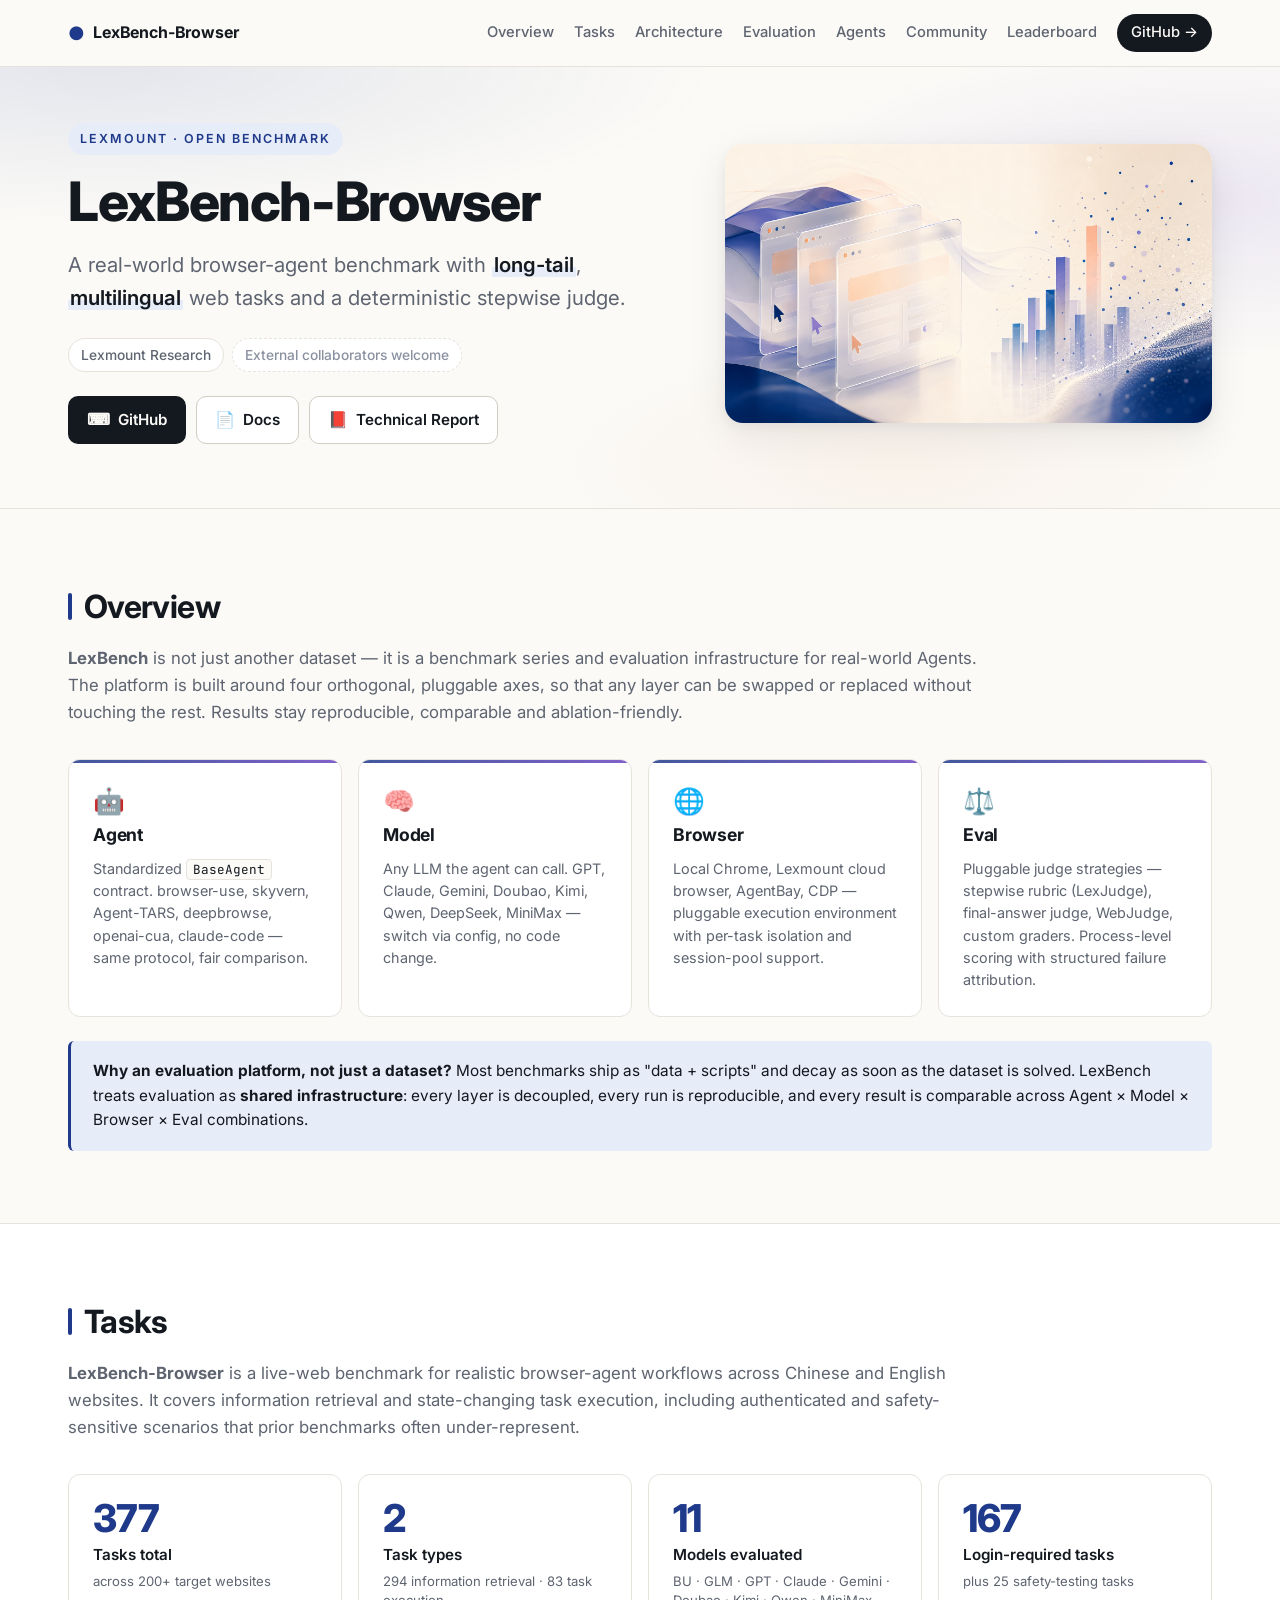
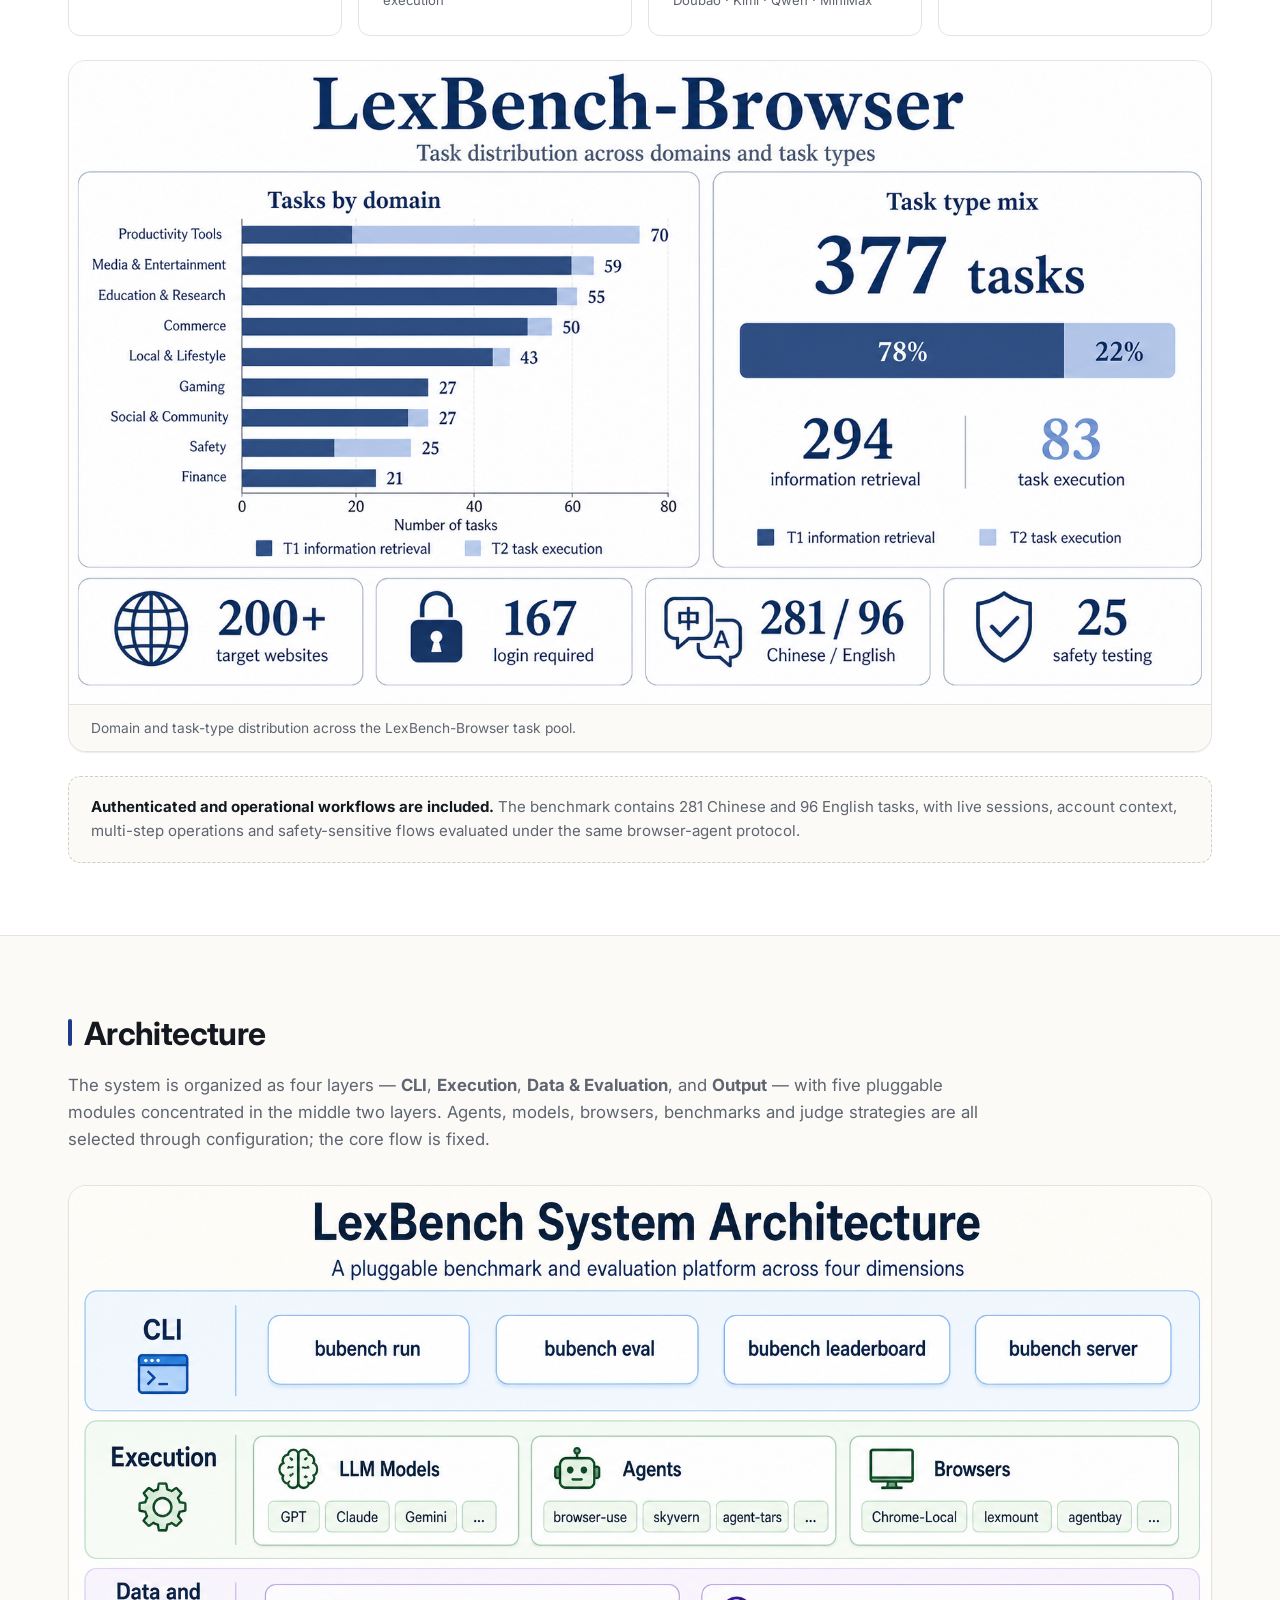
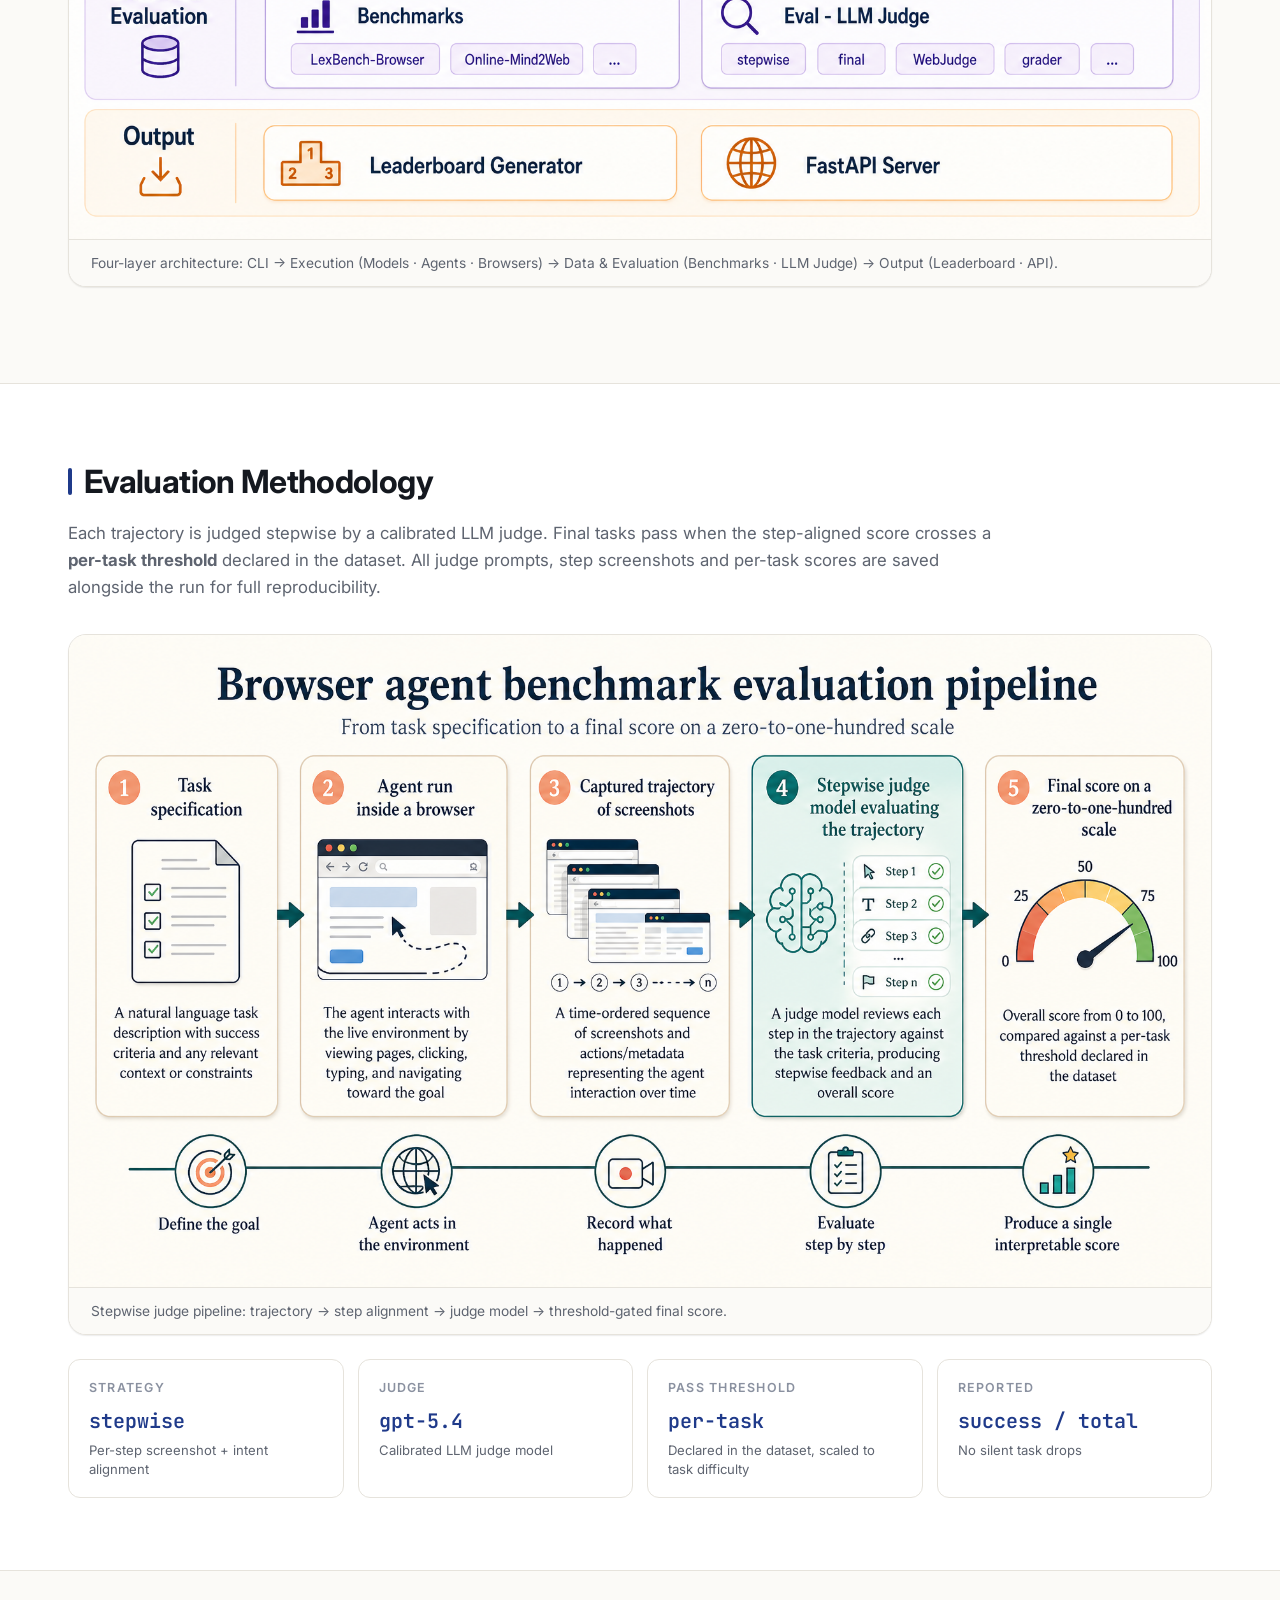
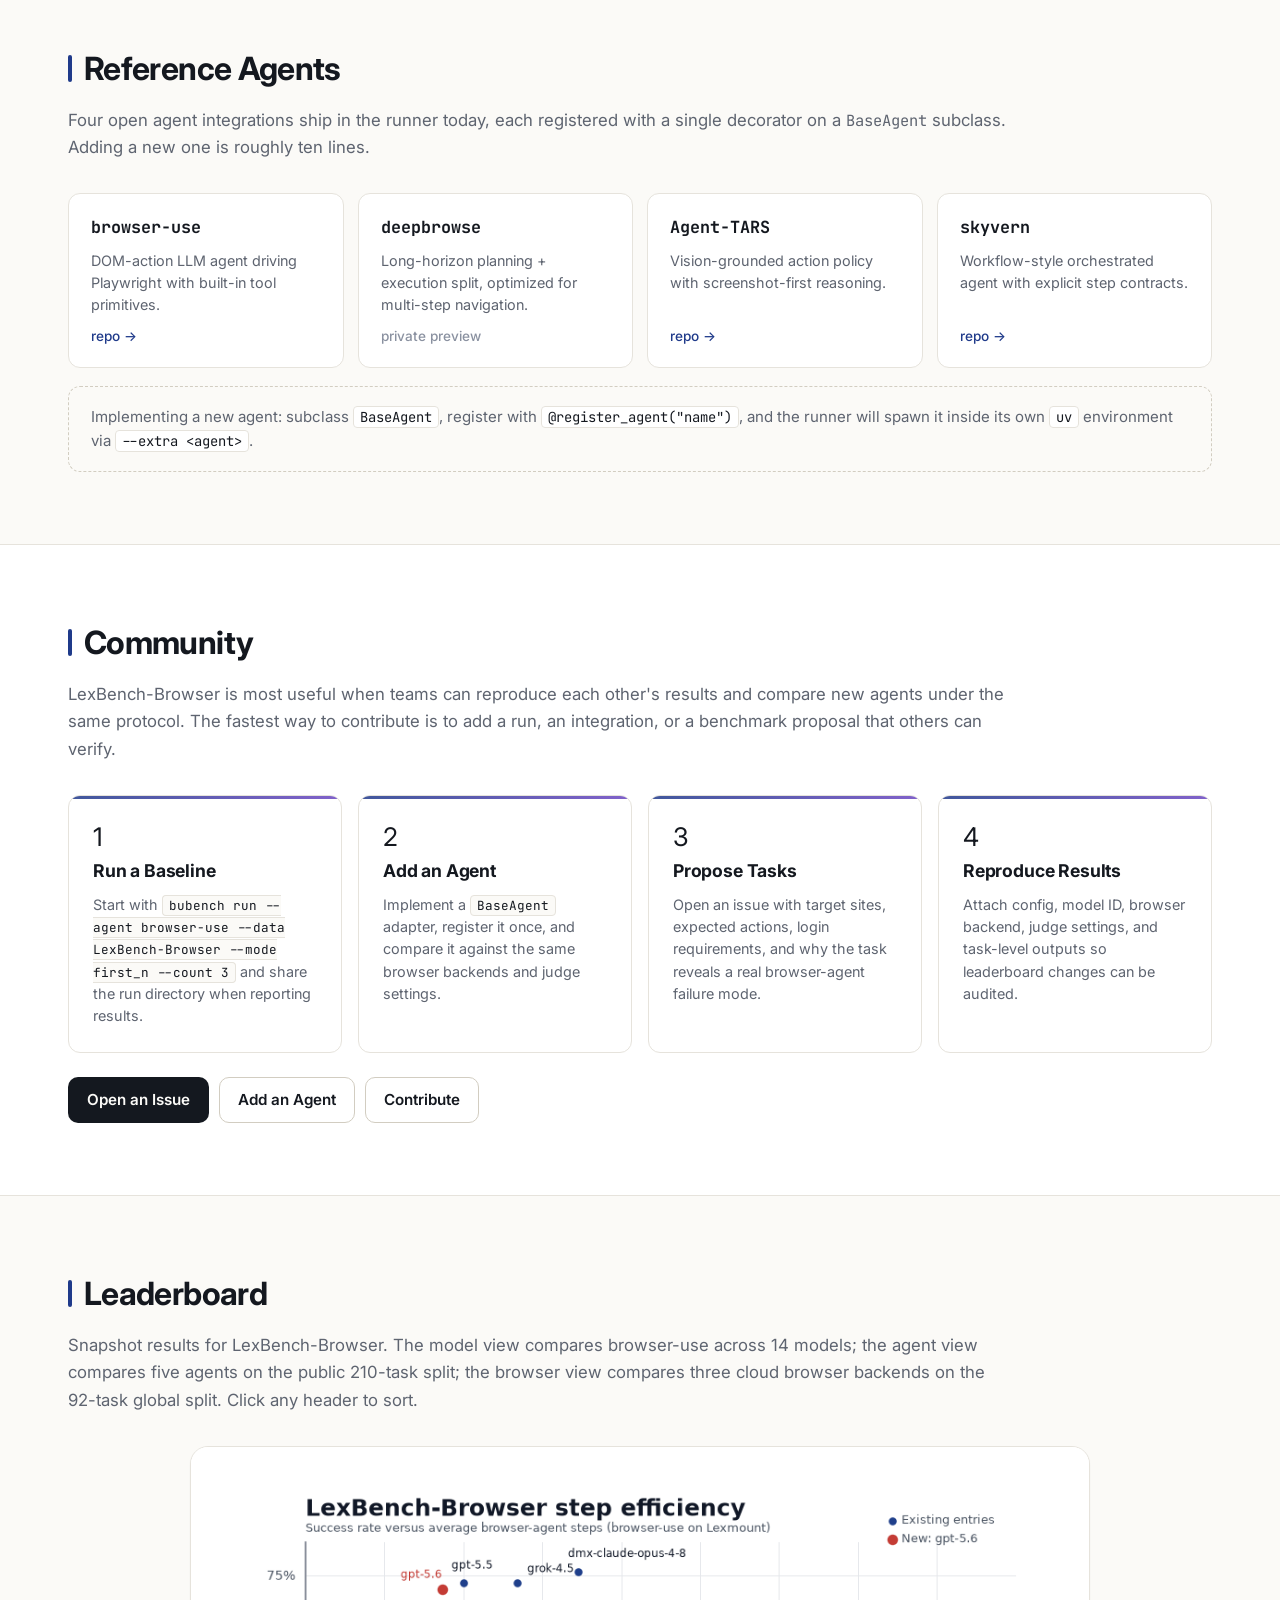
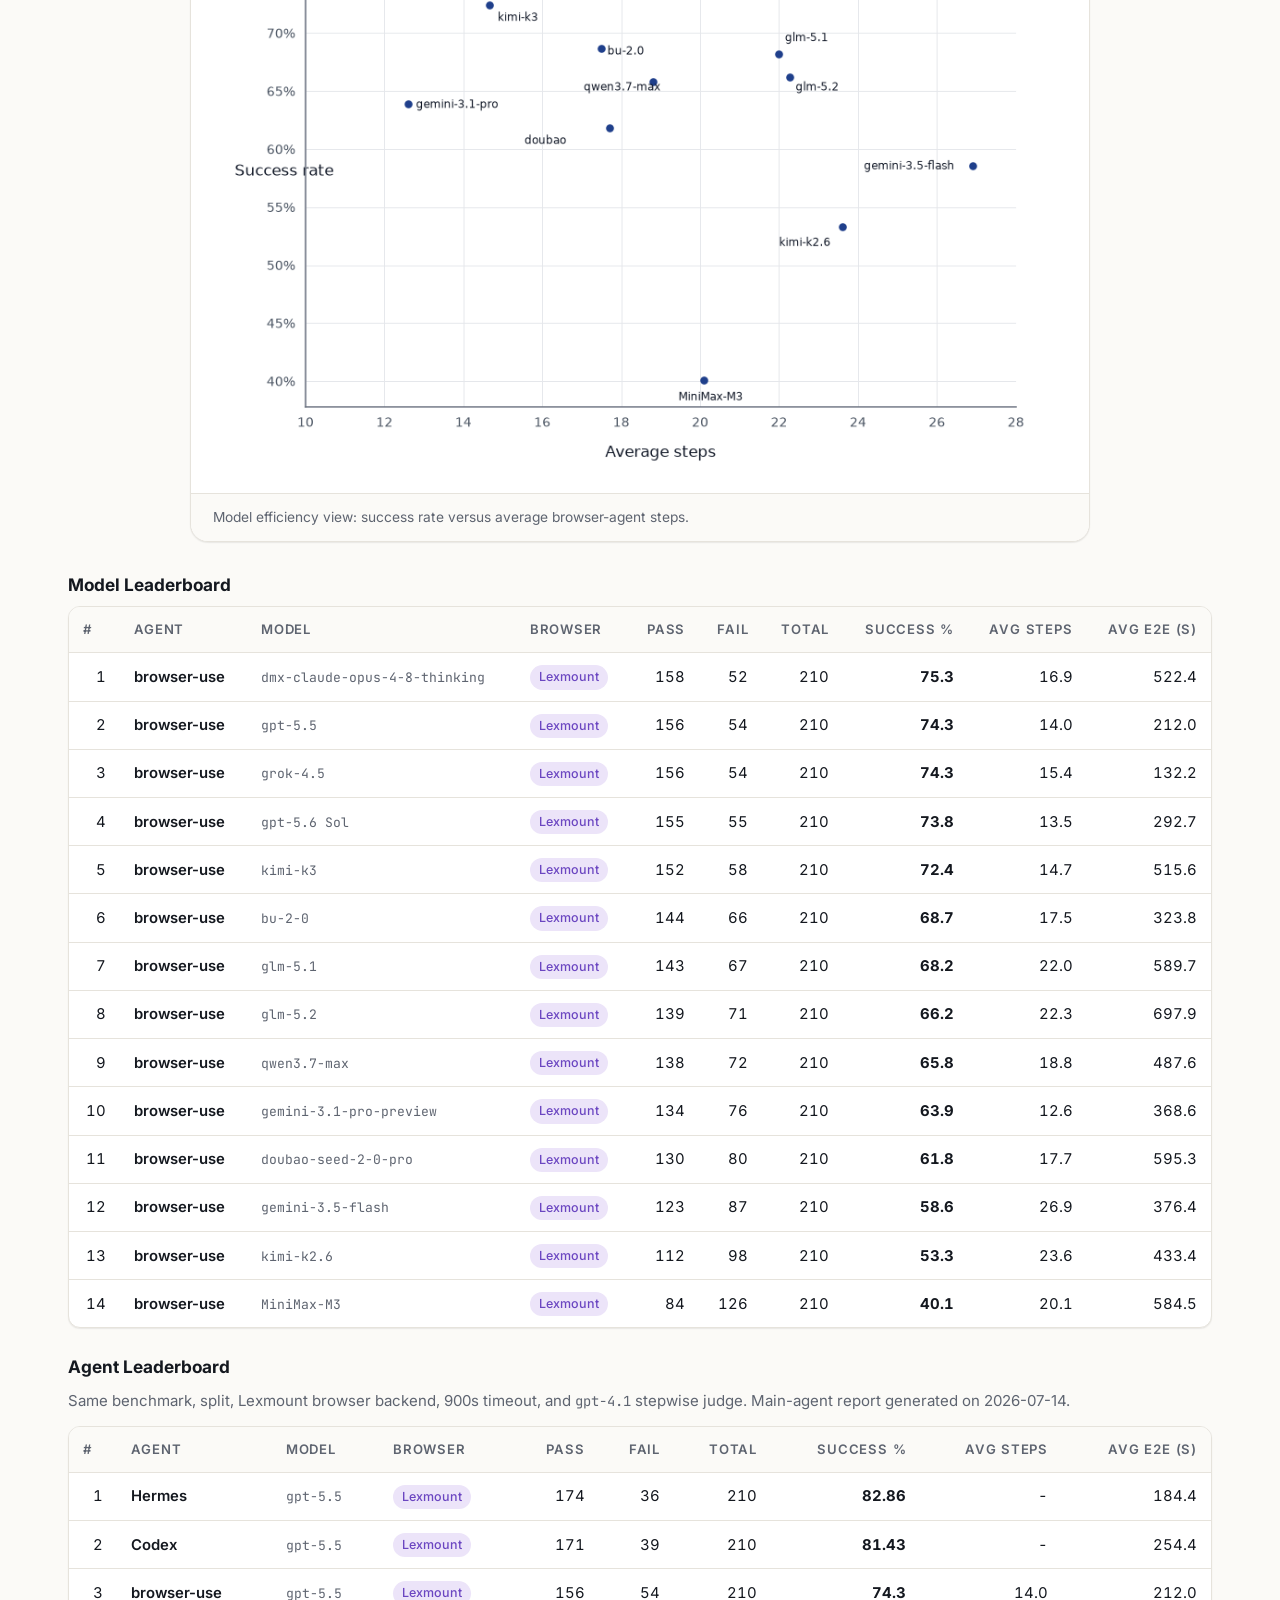
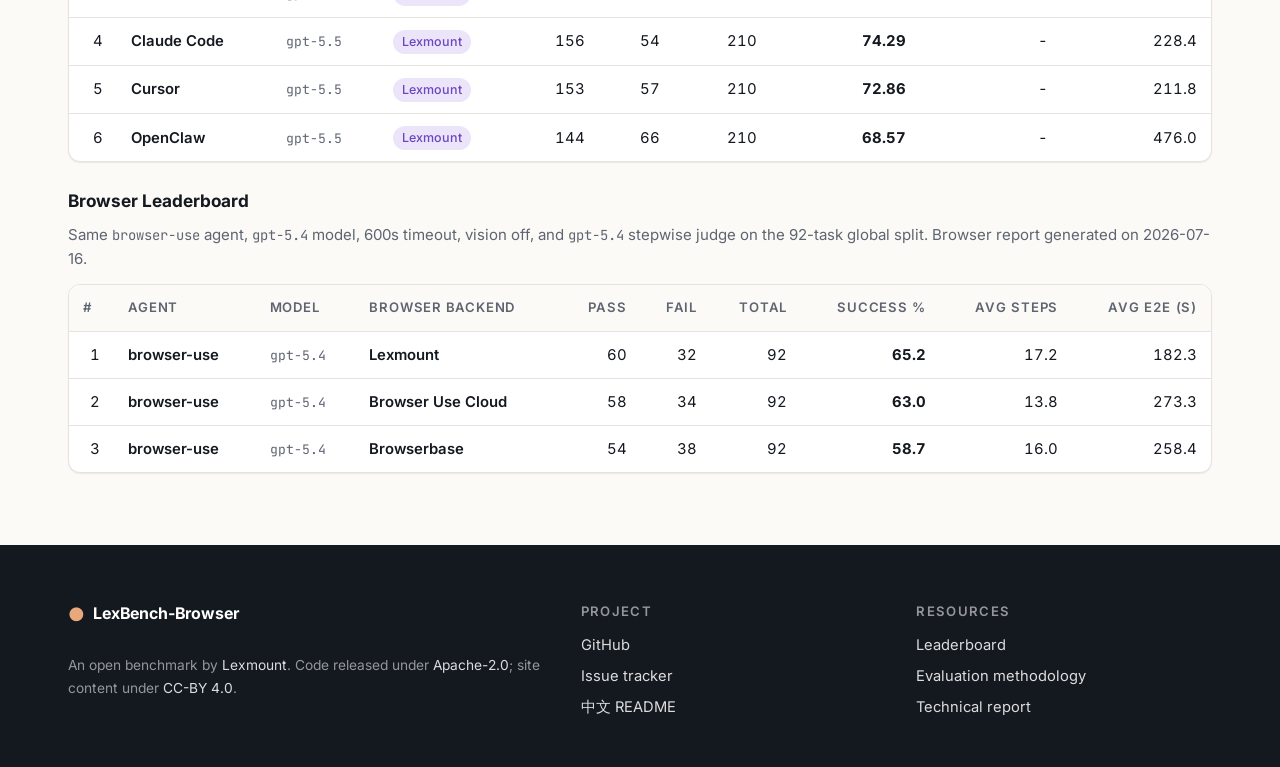
<file: landing/index.html>
<!DOCTYPE html>
<html lang="en">
<head>
<meta charset="UTF-8">
<meta name="viewport" content="width=device-width, initial-scale=1.0">
<title>LexBench-Browser — A Real-World Browser Agent Benchmark</title>
<meta name="description" content="LexBench-Browser: an open benchmark for browser agents on long-tail, multilingual web tasks. Evaluates browser-use, deepbrowse, Agent-TARS, skyvern across LexBench-Browser, Online-Mind2Web, and BrowseComp.">
<meta name="keywords" content="LexBench-Browser, browser agents, AI agents, benchmark, web automation, browser-use, skyvern, Agent-TARS, Lexmount">
<link rel="canonical" href="https://lexmount.github.io/browseruse-agent-bench/">
<meta property="og:type" content="website">
<meta property="og:site_name" content="LexBench-Browser">
<meta property="og:title" content="LexBench-Browser — Real-World Browser Agent Benchmark">
<meta property="og:description" content="377 live-web browser-agent tasks across 200+ websites, with multilingual authenticated workflows, stepwise judging, and reproducible leaderboards.">
<meta property="og:url" content="https://lexmount.github.io/browseruse-agent-bench/">
<meta property="og:image" content="https://lexmount.github.io/browseruse-agent-bench/assets/img/hero.png">
<meta name="twitter:card" content="summary_large_image">
<meta name="twitter:title" content="LexBench-Browser — Real-World Browser Agent Benchmark">
<meta name="twitter:description" content="Evaluate browser agents on real multilingual web tasks with reproducible Agent × Model × Browser × Eval comparisons.">
<meta name="twitter:image" content="https://lexmount.github.io/browseruse-agent-bench/assets/img/hero.png">
<link rel="icon" href="../docs/favicon.svg" type="image/svg+xml">
<link rel="preconnect" href="https://fonts.googleapis.com">
<link rel="preconnect" href="https://fonts.gstatic.com" crossorigin>
<link rel="stylesheet" href="https://fonts.googleapis.com/css2?family=Inter:wght@400;500;600;700;800&family=JetBrains+Mono:wght@400;500&display=swap">
<link rel="stylesheet" href="assets/style.css">
</head>
<body>

<nav class="topnav">
  <div class="topnav-inner">
    <a class="brand" href="#top">
      <span class="brand-mark">●</span>
      <span class="brand-name">LexBench-Browser</span>
    </a>
    <div class="topnav-links">
      <a href="#tldr">Overview</a>
      <a href="#tasks">Tasks</a>
      <a href="#architecture">Architecture</a>
      <a href="#evaluation">Evaluation</a>
      <a href="#agents">Agents</a>
      <a href="#community">Community</a>
      <a href="#leaderboard">Leaderboard</a>
      <a class="topnav-cta" href="https://github.com/lexmount/browseruse-agent-bench" target="_blank" rel="noopener">GitHub →</a>
    </div>
  </div>
</nav>

<header id="top" class="hero">
  <div class="hero-inner">
    <div class="hero-grid">
      <div class="hero-text">
        <div class="hero-eyebrow">Lexmount · Open Benchmark</div>
        <h1 class="hero-title">LexBench-Browser</h1>
        <p class="hero-subtitle">
          A real-world browser-agent benchmark with
          <span class="hl">long-tail</span>,
          <span class="hl">multilingual</span> web tasks
          and a deterministic stepwise judge.
        </p>
        <div class="hero-authors">
          <span class="author-chip">Lexmount Research</span>
          <span class="author-chip muted">External collaborators welcome</span>
        </div>
        <div class="hero-buttons">
          <a class="btn btn-primary" href="https://github.com/lexmount/browseruse-agent-bench" target="_blank" rel="noopener">
            <span class="btn-icon">⌨</span> GitHub
          </a>
          <a class="btn btn-secondary" href="https://docs.bubench.lexmount.io/" target="_blank" rel="noopener">
            <span class="btn-icon">📄</span> Docs
          </a>
          <a class="btn btn-secondary" href="assets/reports/LexBench_Browser.pdf" target="_blank" rel="noopener">
            <span class="btn-icon">📕</span> Technical Report
          </a>
        </div>
      </div>
      <div class="hero-art" aria-hidden="true">
        <img src="assets/img/hero.png" alt="" loading="eager" class="hero-image">
      </div>
    </div>
  </div>
  <div class="hero-bg" aria-hidden="true"></div>
</header>

<section id="tldr" class="section">
  <div class="container">
    <h2 class="section-title">Overview</h2>
    <p class="section-lede">
      <strong>LexBench</strong> is not just another dataset — it is a benchmark series and
      evaluation infrastructure for real-world Agents. The platform is built around four
      orthogonal, pluggable axes, so that any layer can be swapped or replaced without
      touching the rest. Results stay reproducible, comparable and ablation-friendly.
    </p>

    <div class="dim-grid">
      <div class="dim-card">
        <div class="dim-icon">🤖</div>
        <div class="dim-name">Agent</div>
        <div class="dim-desc">
          Standardized <code>BaseAgent</code> contract. browser-use, skyvern, Agent-TARS,
          deepbrowse, openai-cua, claude-code — same protocol, fair comparison.
        </div>
      </div>
      <div class="dim-card">
        <div class="dim-icon">🧠</div>
        <div class="dim-name">Model</div>
        <div class="dim-desc">
          Any LLM the agent can call. GPT, Claude, Gemini, Doubao, Kimi, Qwen, DeepSeek,
          MiniMax — switch via config, no code change.
        </div>
      </div>
      <div class="dim-card">
        <div class="dim-icon">🌐</div>
        <div class="dim-name">Browser</div>
        <div class="dim-desc">
          Local Chrome, Lexmount cloud browser, AgentBay, CDP — pluggable execution
          environment with per-task isolation and session-pool support.
        </div>
      </div>
      <div class="dim-card">
        <div class="dim-icon">⚖️</div>
        <div class="dim-name">Eval</div>
        <div class="dim-desc">
          Pluggable judge strategies — stepwise rubric (LexJudge), final-answer judge,
          WebJudge, custom graders. Process-level scoring with structured failure attribution.
        </div>
      </div>
    </div>

    <div class="callout">
      <strong>Why an evaluation platform, not just a dataset?</strong>
      Most benchmarks ship as "data + scripts" and decay as soon as the dataset is solved.
      LexBench treats evaluation as <strong>shared infrastructure</strong>: every layer is
      decoupled, every run is reproducible, and every result is comparable across
      Agent × Model × Browser × Eval combinations.
    </div>
  </div>
</section>

<section id="tasks" class="section section-alt">
  <div class="container">
    <h2 class="section-title">Tasks</h2>
    <p class="section-lede">
      <strong>LexBench-Browser</strong> is a live-web benchmark for realistic browser-agent
      workflows across Chinese and English websites. It covers information retrieval and
      state-changing task execution, including authenticated and safety-sensitive scenarios
      that prior benchmarks often under-represent.
    </p>

    <div class="stat-grid">
      <div class="stat-card">
        <div class="stat-num">377</div>
        <div class="stat-label">Tasks total</div>
        <div class="stat-sub">across 200+ target websites</div>
      </div>
      <div class="stat-card">
        <div class="stat-num">2</div>
        <div class="stat-label">Task types</div>
        <div class="stat-sub">294 information retrieval · 83 task execution</div>
      </div>
      <div class="stat-card">
        <div class="stat-num">11</div>
        <div class="stat-label">Models evaluated</div>
        <div class="stat-sub">BU · GLM · GPT · Claude · Gemini · Doubao · Kimi · Qwen · MiniMax</div>
      </div>
      <div class="stat-card">
        <div class="stat-num">167</div>
        <div class="stat-label">Login-required tasks</div>
        <div class="stat-sub">plus 25 safety-testing tasks</div>
      </div>
    </div>

    <figure class="wide-fig">
      <img src="assets/img/task-distribution.png" alt="Task distribution diagram showing LexBench-Browser domains and task types" loading="lazy">
      <figcaption>Domain and task-type distribution across the LexBench-Browser task pool.</figcaption>
    </figure>
    <div class="muted-card">
      <strong>Authenticated and operational workflows are included.</strong>
      The benchmark contains 281 Chinese and 96 English tasks, with live sessions, account
      context, multi-step operations and safety-sensitive flows evaluated under the same
      browser-agent protocol.
    </div>
  </div>
</section>

<section id="architecture" class="section">
  <div class="container">
    <h2 class="section-title">Architecture</h2>
    <p class="section-lede">
      The system is organized as four layers — <strong>CLI</strong>, <strong>Execution</strong>,
      <strong>Data &amp; Evaluation</strong>, and <strong>Output</strong> — with five pluggable
      modules concentrated in the middle two layers. Agents, models, browsers, benchmarks and
      judge strategies are all selected through configuration; the core flow is fixed.
    </p>
    <figure class="wide-fig">
      <img src="assets/img/architecture-wide.png" alt="LexBench system architecture: four horizontal layers (CLI, Execution, Data and Evaluation, Output) with pluggable modules for LLM Models, Agents, Browsers, Benchmarks, and Eval LLM Judges" loading="lazy">
      <figcaption>Four-layer architecture: CLI → Execution (Models · Agents · Browsers) → Data &amp; Evaluation (Benchmarks · LLM Judge) → Output (Leaderboard · API).</figcaption>
    </figure>
  </div>
</section>

<section id="evaluation" class="section section-alt">
  <div class="container">
    <h2 class="section-title">Evaluation Methodology</h2>
    <p class="section-lede">
      Each trajectory is judged stepwise by a calibrated LLM judge. Final tasks pass when the
      step-aligned score crosses a <strong>per-task threshold</strong> declared in the dataset.
      All judge prompts, step screenshots and per-task scores are saved alongside the run for
      full reproducibility.
    </p>
    <figure class="wide-fig">
      <img src="assets/img/eval-pipeline-wide.png" alt="Evaluation pipeline diagram: trajectory captured, screenshots collected, stepwise judge model scores each step, final score gated against pass threshold of 60" loading="lazy">
      <figcaption>Stepwise judge pipeline: trajectory → step alignment → judge model → threshold-gated final score.</figcaption>
    </figure>
    <div class="metric-row">
      <div class="metric-card">
        <div class="metric-key">Strategy</div>
        <div class="metric-val">stepwise</div>
        <div class="metric-sub">Per-step screenshot + intent alignment</div>
      </div>
      <div class="metric-card">
        <div class="metric-key">Judge</div>
        <div class="metric-val">gpt-5.4</div>
        <div class="metric-sub">Calibrated LLM judge model</div>
      </div>
      <div class="metric-card">
        <div class="metric-key">Pass threshold</div>
        <div class="metric-val">per-task</div>
        <div class="metric-sub">Declared in the dataset, scaled to task difficulty</div>
      </div>
      <div class="metric-card">
        <div class="metric-key">Reported</div>
        <div class="metric-val">success / total</div>
        <div class="metric-sub">No silent task drops</div>
      </div>
    </div>
  </div>
</section>

<section id="agents" class="section">
  <div class="container">
    <h2 class="section-title">Reference Agents</h2>
    <p class="section-lede">
      Four open agent integrations ship in the runner today, each registered with a single
      decorator on a <code>BaseAgent</code> subclass. Adding a new one is roughly ten lines.
    </p>
    <div class="agent-grid">
      <div class="agent-card">
        <div class="agent-name">browser-use</div>
        <div class="agent-desc">DOM-action LLM agent driving Playwright with built-in tool primitives.</div>
        <a class="agent-link" href="https://github.com/browser-use/browser-use" target="_blank" rel="noopener">repo →</a>
      </div>
      <div class="agent-card">
        <div class="agent-name">deepbrowse</div>
        <div class="agent-desc">Long-horizon planning + execution split, optimized for multi-step navigation.</div>
        <span class="agent-link" aria-disabled="true">private preview</span>
      </div>
      <div class="agent-card">
        <div class="agent-name">Agent-TARS</div>
        <div class="agent-desc">Vision-grounded action policy with screenshot-first reasoning.</div>
        <a class="agent-link" href="https://github.com/bytedance/UI-TARS" target="_blank" rel="noopener">repo →</a>
      </div>
      <div class="agent-card">
        <div class="agent-name">skyvern</div>
        <div class="agent-desc">Workflow-style orchestrated agent with explicit step contracts.</div>
        <a class="agent-link" href="https://github.com/Skyvern-AI/skyvern" target="_blank" rel="noopener">repo →</a>
      </div>
    </div>
    <div class="muted-card">
      Implementing a new agent: subclass <code>BaseAgent</code>, register with
      <code>@register_agent("name")</code>, and the runner will spawn it inside its own
      <code>uv</code> environment via <code>--extra &lt;agent&gt;</code>.
    </div>
  </div>
</section>

<section id="community" class="section section-alt">
  <div class="container">
    <h2 class="section-title">Community</h2>
    <p class="section-lede">
      LexBench-Browser is most useful when teams can reproduce each other's results and
      compare new agents under the same protocol. The fastest way to contribute is to add
      a run, an integration, or a benchmark proposal that others can verify.
    </p>
    <div class="dim-grid">
      <div class="dim-card">
        <div class="dim-icon">1</div>
        <div class="dim-name">Run a Baseline</div>
        <div class="dim-desc">
          Start with <code>bubench run --agent browser-use --data LexBench-Browser --mode first_n --count 3</code>
          and share the run directory when reporting results.
        </div>
      </div>
      <div class="dim-card">
        <div class="dim-icon">2</div>
        <div class="dim-name">Add an Agent</div>
        <div class="dim-desc">
          Implement a <code>BaseAgent</code> adapter, register it once, and compare it against
          the same browser backends and judge settings.
        </div>
      </div>
      <div class="dim-card">
        <div class="dim-icon">3</div>
        <div class="dim-name">Propose Tasks</div>
        <div class="dim-desc">
          Open an issue with target sites, expected actions, login requirements, and why the
          task reveals a real browser-agent failure mode.
        </div>
      </div>
      <div class="dim-card">
        <div class="dim-icon">4</div>
        <div class="dim-name">Reproduce Results</div>
        <div class="dim-desc">
          Attach config, model ID, browser backend, judge settings, and task-level outputs so
          leaderboard changes can be audited.
        </div>
      </div>
    </div>
    <div class="hero-buttons community-buttons">
      <a class="btn btn-primary" href="https://github.com/lexmount/browseruse-agent-bench/issues/new/choose" target="_blank" rel="noopener">
        Open an Issue
      </a>
      <a class="btn btn-secondary" href="https://docs.bubench.lexmount.io/en/agents/custom-agent" target="_blank" rel="noopener">
        Add an Agent
      </a>
      <a class="btn btn-secondary" href="https://docs.bubench.lexmount.io/en/development/contributing" target="_blank" rel="noopener">
        Contribute
      </a>
    </div>
  </div>
</section>

<section id="leaderboard" class="section">
  <div class="container">
    <h2 class="section-title">Leaderboard</h2>
    <p class="section-lede">
      Snapshot results for LexBench-Browser. The model view compares browser-use across 14
      models; the agent view compares five agents on the public 210-task split; the browser
      view compares three cloud browser backends on the 92-task global split. Click any header
      to sort.
    </p>
    <figure class="wide-fig efficiency-fig">
      <div class="efficiency-pdf-frame">
        <img src="assets/img/steps-success-tradeoff.png" alt="Step-efficiency scatter plot comparing model success rate and average steps" loading="lazy">
      </div>
      <figcaption>Model efficiency view: success rate versus average browser-agent steps.</figcaption>
    </figure>
    <h3 class="lb-title">Model Leaderboard</h3>
    <div class="lb-wrap">
      <table class="lb-table" id="lb-table">
        <thead>
          <tr>
            <th data-key="rank">#</th>
            <th data-key="agent">Agent</th>
            <th data-key="model">Model</th>
            <th data-key="browser">Browser</th>
            <th data-key="pass" class="num">Pass</th>
            <th data-key="fail" class="num">Fail</th>
            <th data-key="total" class="num">Total</th>
            <th data-key="success" class="num">Success&nbsp;%</th>
            <th data-key="steps" class="num">Avg&nbsp;steps</th>
            <th data-key="e2e" class="num">Avg&nbsp;e2e (s)</th>
          </tr>
        </thead>
        <tbody>
          <tr data-rank="1" data-agent="browser-use" data-model="dmx-claude-opus-4-8-thinking" data-browser="Lexmount" data-pass="158" data-fail="52" data-total="210" data-success="75.3" data-steps="16.90" data-e2e="522.4">
            <td class="num">1</td>
            <td><span class="cell-strong">browser-use</span></td>
            <td><code class="cell-mono">dmx-claude-opus-4-8-thinking</code></td>
            <td><span class="browser-pill">Lexmount</span></td>
            <td class="num">158</td>
            <td class="num">52</td>
            <td class="num">210</td>
            <td class="num"><strong>75.3</strong></td>
            <td class="num">16.9</td>
            <td class="num">522.4</td>
          </tr>
          <tr data-rank="2" data-agent="browser-use" data-model="gpt-5.5" data-browser="Lexmount" data-pass="156" data-fail="54" data-total="210" data-success="74.3" data-steps="14.00" data-e2e="212.0">
            <td class="num">2</td>
            <td><span class="cell-strong">browser-use</span></td>
            <td><code class="cell-mono">gpt-5.5</code></td>
            <td><span class="browser-pill">Lexmount</span></td>
            <td class="num">156</td>
            <td class="num">54</td>
            <td class="num">210</td>
            <td class="num"><strong>74.3</strong></td>
            <td class="num">14.0</td>
            <td class="num">212.0</td>
          </tr>
          <tr data-rank="3" data-agent="browser-use" data-model="grok-4.5" data-browser="Lexmount" data-pass="156" data-fail="54" data-total="210" data-success="74.3" data-steps="15.37" data-e2e="132.2">
            <td class="num">3</td>
            <td><span class="cell-strong">browser-use</span></td>
            <td><code class="cell-mono">grok-4.5</code></td>
            <td><span class="browser-pill">Lexmount</span></td>
            <td class="num">156</td>
            <td class="num">54</td>
            <td class="num">210</td>
            <td class="num"><strong>74.3</strong></td>
            <td class="num">15.4</td>
            <td class="num">132.2</td>
          </tr>
          <tr data-rank="4" data-agent="browser-use" data-model="gpt-5.6 Sol" data-browser="Lexmount" data-pass="155" data-fail="55" data-total="210" data-success="73.8" data-steps="13.46" data-e2e="292.7">
            <td class="num">4</td>
            <td><span class="cell-strong">browser-use</span></td>
            <td><code class="cell-mono">gpt-5.6 Sol</code></td>
            <td><span class="browser-pill">Lexmount</span></td>
            <td class="num">155</td>
            <td class="num">55</td>
            <td class="num">210</td>
            <td class="num"><strong>73.8</strong></td>
            <td class="num">13.5</td>
            <td class="num">292.7</td>
          </tr>
          <tr data-rank="5" data-agent="browser-use" data-model="kimi-k3" data-browser="Lexmount" data-pass="152" data-fail="58" data-total="210" data-success="72.4" data-steps="14.65" data-e2e="515.6">
            <td class="num">5</td>
            <td><span class="cell-strong">browser-use</span></td>
            <td><code class="cell-mono">kimi-k3</code></td>
            <td><span class="browser-pill">Lexmount</span></td>
            <td class="num">152</td>
            <td class="num">58</td>
            <td class="num">210</td>
            <td class="num"><strong>72.4</strong></td>
            <td class="num">14.7</td>
            <td class="num">515.6</td>
          </tr>
          <tr data-rank="6" data-agent="browser-use" data-model="bu-2-0" data-browser="Lexmount" data-pass="144" data-fail="66" data-total="210" data-success="68.7" data-steps="17.50" data-e2e="323.8">
            <td class="num">6</td>
            <td><span class="cell-strong">browser-use</span></td>
            <td><code class="cell-mono">bu-2-0</code></td>
            <td><span class="browser-pill">Lexmount</span></td>
            <td class="num">144</td>
            <td class="num">66</td>
            <td class="num">210</td>
            <td class="num"><strong>68.7</strong></td>
            <td class="num">17.5</td>
            <td class="num">323.8</td>
          </tr>
          <tr data-rank="7" data-agent="browser-use" data-model="glm-5.1" data-browser="Lexmount" data-pass="143" data-fail="67" data-total="210" data-success="68.2" data-steps="22.00" data-e2e="589.7">
            <td class="num">7</td>
            <td><span class="cell-strong">browser-use</span></td>
            <td><code class="cell-mono">glm-5.1</code></td>
            <td><span class="browser-pill">Lexmount</span></td>
            <td class="num">143</td>
            <td class="num">67</td>
            <td class="num">210</td>
            <td class="num"><strong>68.2</strong></td>
            <td class="num">22.0</td>
            <td class="num">589.7</td>
          </tr>
          <tr data-rank="8" data-agent="browser-use" data-model="glm-5.2" data-browser="Lexmount" data-pass="139" data-fail="71" data-total="210" data-success="66.2" data-steps="22.27" data-e2e="697.9">
            <td class="num">8</td>
            <td><span class="cell-strong">browser-use</span></td>
            <td><code class="cell-mono">glm-5.2</code></td>
            <td><span class="browser-pill">Lexmount</span></td>
            <td class="num">139</td>
            <td class="num">71</td>
            <td class="num">210</td>
            <td class="num"><strong>66.2</strong></td>
            <td class="num">22.3</td>
            <td class="num">697.9</td>
          </tr>
          <tr data-rank="9" data-agent="browser-use" data-model="qwen3.7-max" data-browser="Lexmount" data-pass="138" data-fail="72" data-total="210" data-success="65.8" data-steps="18.80" data-e2e="487.6">
            <td class="num">9</td>
            <td><span class="cell-strong">browser-use</span></td>
            <td><code class="cell-mono">qwen3.7-max</code></td>
            <td><span class="browser-pill">Lexmount</span></td>
            <td class="num">138</td>
            <td class="num">72</td>
            <td class="num">210</td>
            <td class="num"><strong>65.8</strong></td>
            <td class="num">18.8</td>
            <td class="num">487.6</td>
          </tr>
          <tr data-rank="10" data-agent="browser-use" data-model="gemini-3.1-pro-preview" data-browser="Lexmount" data-pass="134" data-fail="76" data-total="210" data-success="63.9" data-steps="12.60" data-e2e="368.6">
            <td class="num">10</td>
            <td><span class="cell-strong">browser-use</span></td>
            <td><code class="cell-mono">gemini-3.1-pro-preview</code></td>
            <td><span class="browser-pill">Lexmount</span></td>
            <td class="num">134</td>
            <td class="num">76</td>
            <td class="num">210</td>
            <td class="num"><strong>63.9</strong></td>
            <td class="num">12.6</td>
            <td class="num">368.6</td>
          </tr>
          <tr data-rank="11" data-agent="browser-use" data-model="doubao-seed-2-0-pro" data-browser="Lexmount" data-pass="130" data-fail="80" data-total="210" data-success="61.8" data-steps="17.70" data-e2e="595.3">
            <td class="num">11</td>
            <td><span class="cell-strong">browser-use</span></td>
            <td><code class="cell-mono">doubao-seed-2-0-pro</code></td>
            <td><span class="browser-pill">Lexmount</span></td>
            <td class="num">130</td>
            <td class="num">80</td>
            <td class="num">210</td>
            <td class="num"><strong>61.8</strong></td>
            <td class="num">17.7</td>
            <td class="num">595.3</td>
          </tr>
          <tr data-rank="12" data-agent="browser-use" data-model="gemini-3.5-flash" data-browser="Lexmount" data-pass="123" data-fail="87" data-total="210" data-success="58.6" data-steps="26.90" data-e2e="376.4">
            <td class="num">12</td>
            <td><span class="cell-strong">browser-use</span></td>
            <td><code class="cell-mono">gemini-3.5-flash</code></td>
            <td><span class="browser-pill">Lexmount</span></td>
            <td class="num">123</td>
            <td class="num">87</td>
            <td class="num">210</td>
            <td class="num"><strong>58.6</strong></td>
            <td class="num">26.9</td>
            <td class="num">376.4</td>
          </tr>
          <tr data-rank="13" data-agent="browser-use" data-model="kimi-k2.6" data-browser="Lexmount" data-pass="112" data-fail="98" data-total="210" data-success="53.3" data-steps="23.60" data-e2e="433.4">
            <td class="num">13</td>
            <td><span class="cell-strong">browser-use</span></td>
            <td><code class="cell-mono">kimi-k2.6</code></td>
            <td><span class="browser-pill">Lexmount</span></td>
            <td class="num">112</td>
            <td class="num">98</td>
            <td class="num">210</td>
            <td class="num"><strong>53.3</strong></td>
            <td class="num">23.6</td>
            <td class="num">433.4</td>
          </tr>
          <tr data-rank="14" data-agent="browser-use" data-model="MiniMax-M3" data-browser="Lexmount" data-pass="84" data-fail="126" data-total="210" data-success="40.1" data-steps="20.10" data-e2e="584.5">
            <td class="num">14</td>
            <td><span class="cell-strong">browser-use</span></td>
            <td><code class="cell-mono">MiniMax-M3</code></td>
            <td><span class="browser-pill">Lexmount</span></td>
            <td class="num">84</td>
            <td class="num">126</td>
            <td class="num">210</td>
            <td class="num"><strong>40.1</strong></td>
            <td class="num">20.1</td>
            <td class="num">584.5</td>
          </tr>
        </tbody>
      </table>
    </div>
    <h3 class="lb-title">Agent Leaderboard</h3>
    <p class="lb-note">
      Same benchmark, split, Lexmount browser backend, 900s timeout, and <code>gpt-4.1</code>
      stepwise judge. Main-agent report generated on 2026-07-14.
    </p>
    <div class="lb-wrap">
      <table class="lb-table lb-table-wide">
        <thead>
          <tr>
            <th data-key="rank">#</th>
            <th data-key="agent">Agent</th>
            <th data-key="model">Model</th>
            <th data-key="browser">Browser</th>
            <th data-key="pass" class="num">Pass</th>
            <th data-key="fail" class="num">Fail</th>
            <th data-key="total" class="num">Total</th>
            <th data-key="success" class="num">Success&nbsp;%</th>
            <th data-key="steps" class="num">Avg&nbsp;steps</th>
            <th data-key="e2e" class="num">Avg&nbsp;e2e (s)</th>
          </tr>
        </thead>
        <tbody>
          <tr data-rank="1" data-agent="Hermes" data-model="gpt-5.5" data-browser="Lexmount" data-pass="174" data-fail="36" data-total="210" data-success="82.86" data-steps="" data-e2e="184.4">
            <td class="num">1</td>
            <td><span class="cell-strong">Hermes</span></td>
            <td><code class="cell-mono">gpt-5.5</code></td>
            <td><span class="browser-pill">Lexmount</span></td>
            <td class="num">174</td>
            <td class="num">36</td>
            <td class="num">210</td>
            <td class="num"><strong>82.86</strong></td>
            <td class="num">-</td>
            <td class="num">184.4</td>
          </tr>
          <tr data-rank="2" data-agent="Codex" data-model="gpt-5.5" data-browser="Lexmount" data-pass="171" data-fail="39" data-total="210" data-success="81.43" data-steps="" data-e2e="254.4">
            <td class="num">2</td>
            <td><span class="cell-strong">Codex</span></td>
            <td><code class="cell-mono">gpt-5.5</code></td>
            <td><span class="browser-pill">Lexmount</span></td>
            <td class="num">171</td>
            <td class="num">39</td>
            <td class="num">210</td>
            <td class="num"><strong>81.43</strong></td>
            <td class="num">-</td>
            <td class="num">254.4</td>
          </tr>
          <tr data-rank="3" data-agent="browser-use" data-model="gpt-5.5" data-browser="Lexmount" data-pass="156" data-fail="54" data-total="210" data-success="74.3" data-steps="14.00" data-e2e="212.0">
            <td class="num">3</td>
            <td><span class="cell-strong">browser-use</span></td>
            <td><code class="cell-mono">gpt-5.5</code></td>
            <td><span class="browser-pill">Lexmount</span></td>
            <td class="num">156</td>
            <td class="num">54</td>
            <td class="num">210</td>
            <td class="num"><strong>74.3</strong></td>
            <td class="num">14.0</td>
            <td class="num">212.0</td>
          </tr>
          <tr data-rank="4" data-agent="Claude Code" data-model="gpt-5.5" data-browser="Lexmount" data-pass="156" data-fail="54" data-total="210" data-success="74.29" data-steps="" data-e2e="228.4">
            <td class="num">4</td>
            <td><span class="cell-strong">Claude Code</span></td>
            <td><code class="cell-mono">gpt-5.5</code></td>
            <td><span class="browser-pill">Lexmount</span></td>
            <td class="num">156</td>
            <td class="num">54</td>
            <td class="num">210</td>
            <td class="num"><strong>74.29</strong></td>
            <td class="num">-</td>
            <td class="num">228.4</td>
          </tr>
          <tr data-rank="5" data-agent="Cursor" data-model="gpt-5.5" data-browser="Lexmount" data-pass="153" data-fail="57" data-total="210" data-success="72.86" data-steps="" data-e2e="211.8">
            <td class="num">5</td>
            <td><span class="cell-strong">Cursor</span></td>
            <td><code class="cell-mono">gpt-5.5</code></td>
            <td><span class="browser-pill">Lexmount</span></td>
            <td class="num">153</td>
            <td class="num">57</td>
            <td class="num">210</td>
            <td class="num"><strong>72.86</strong></td>
            <td class="num">-</td>
            <td class="num">211.8</td>
          </tr>
          <tr data-rank="6" data-agent="OpenClaw" data-model="gpt-5.5" data-browser="Lexmount" data-pass="144" data-fail="66" data-total="210" data-success="68.57" data-steps="" data-e2e="476.0">
            <td class="num">6</td>
            <td><span class="cell-strong">OpenClaw</span></td>
            <td><code class="cell-mono">gpt-5.5</code></td>
            <td><span class="browser-pill">Lexmount</span></td>
            <td class="num">144</td>
            <td class="num">66</td>
            <td class="num">210</td>
            <td class="num"><strong>68.57</strong></td>
            <td class="num">-</td>
            <td class="num">476.0</td>
          </tr>
        </tbody>
      </table>
    </div>
    <h3 class="lb-title">Browser Leaderboard</h3>
    <p class="lb-note">
      Same <code>browser-use</code> agent, <code>gpt-5.4</code> model, 600s timeout, vision off,
      and <code>gpt-5.4</code> stepwise judge on the 92-task global split. Browser report generated
      on 2026-07-16.
    </p>
    <div class="lb-wrap">
      <table class="lb-table lb-table-wide">
        <thead>
          <tr>
            <th data-key="rank">#</th>
            <th data-key="agent">Agent</th>
            <th data-key="model">Model</th>
            <th data-key="browser">Browser backend</th>
            <th data-key="pass" class="num">Pass</th>
            <th data-key="fail" class="num">Fail</th>
            <th data-key="total" class="num">Total</th>
            <th data-key="success" class="num">Success&nbsp;%</th>
            <th data-key="steps" class="num">Avg&nbsp;steps</th>
            <th data-key="e2e" class="num">Avg&nbsp;e2e (s)</th>
          </tr>
        </thead>
        <tbody>
          <tr data-rank="1" data-agent="browser-use" data-model="gpt-5.4" data-browser="Lexmount" data-pass="60" data-fail="32" data-total="92" data-success="65.2" data-steps="17.2" data-e2e="182.3">
            <td class="num">1</td>
            <td><span class="cell-strong">browser-use</span></td>
            <td><code class="cell-mono">gpt-5.4</code></td>
            <td><span class="cell-strong">Lexmount</span></td>
            <td class="num">60</td>
            <td class="num">32</td>
            <td class="num">92</td>
            <td class="num"><strong>65.2</strong></td>
            <td class="num">17.2</td>
            <td class="num">182.3</td>
          </tr>
          <tr data-rank="2" data-agent="browser-use" data-model="gpt-5.4" data-browser="Browser Use Cloud" data-pass="58" data-fail="34" data-total="92" data-success="63.0" data-steps="13.8" data-e2e="273.3">
            <td class="num">2</td>
            <td><span class="cell-strong">browser-use</span></td>
            <td><code class="cell-mono">gpt-5.4</code></td>
            <td><span class="cell-strong">Browser Use Cloud</span></td>
            <td class="num">58</td>
            <td class="num">34</td>
            <td class="num">92</td>
            <td class="num"><strong>63.0</strong></td>
            <td class="num">13.8</td>
            <td class="num">273.3</td>
          </tr>
          <tr data-rank="3" data-agent="browser-use" data-model="gpt-5.4" data-browser="Browserbase" data-pass="54" data-fail="38" data-total="92" data-success="58.7" data-steps="16.0" data-e2e="258.4">
            <td class="num">3</td>
            <td><span class="cell-strong">browser-use</span></td>
            <td><code class="cell-mono">gpt-5.4</code></td>
            <td><span class="cell-strong">Browserbase</span></td>
            <td class="num">54</td>
            <td class="num">38</td>
            <td class="num">92</td>
            <td class="num"><strong>58.7</strong></td>
            <td class="num">16.0</td>
            <td class="num">258.4</td>
          </tr>
        </tbody>
      </table>
    </div>
  </div>
</section>

<footer class="site-footer">
  <div class="container footer-grid">
    <div class="footer-col">
      <div class="brand-line">
        <span class="brand-mark">●</span>
        <span class="brand-name">LexBench-Browser</span>
      </div>
      <p class="muted small">
        An open benchmark by <a href="https://lexmount.cn" target="_blank" rel="noopener">Lexmount</a>.
        Code released under <a href="https://github.com/lexmount/browseruse-agent-bench/blob/main/LICENSE" target="_blank" rel="noopener">Apache-2.0</a>;
        site content under
        <a href="https://creativecommons.org/licenses/by/4.0/" target="_blank" rel="noopener">CC-BY 4.0</a>.
      </p>
    </div>
    <div class="footer-col">
      <h4>Project</h4>
      <ul class="tight">
        <li><a href="https://github.com/lexmount/browseruse-agent-bench" target="_blank" rel="noopener">GitHub</a></li>
        <li><a href="https://github.com/lexmount/browseruse-agent-bench/issues" target="_blank" rel="noopener">Issue tracker</a></li>
        <li><a href="https://github.com/lexmount/browseruse-agent-bench/blob/main/README_ZH.md" target="_blank" rel="noopener">中文 README</a></li>
      </ul>
    </div>
    <div class="footer-col">
      <h4>Resources</h4>
      <ul class="tight">
        <li><a href="#leaderboard">Leaderboard</a></li>
        <li><a href="#evaluation">Evaluation methodology</a></li>
        <li><a href="assets/reports/LexBench_Browser.pdf" target="_blank" rel="noopener">Technical report</a></li>
      </ul>
    </div>
  </div>
</footer>

<script src="assets/script.js"></script>
</body>
</html>
</file>
<file: landing/assets/style.css>
/* lexbench-browser landing page — original styling, no third-party CSS */

:root {
  --bg: #fbfaf7;
  --bg-alt: #ffffff;
  --bg-card: #ffffff;
  --text: #14181f;
  --text-muted: #5e6470;
  --text-faint: #8a91a0;
  --border: #e6e3dc;
  --border-strong: #d2cdc1;
  --accent: #1f3a8a;
  --accent-soft: #e7ecf9;
  --accent-2: #6b46c1;
  --accent-2-soft: #ece4f9;
  --peach: #e9a87b;
  --good: #1d8a59;
  --warn: #b66a16;
  --bad: #b3322a;
  --gateway: #6b46c1;
  --killed: #4d566c;
  --max-width: 1200px;
  --radius: 12px;
  --radius-lg: 18px;
  --shadow-sm: 0 1px 2px rgba(20, 24, 31, 0.04), 0 1px 1px rgba(20, 24, 31, 0.04);
  --shadow-md: 0 4px 14px rgba(20, 24, 31, 0.06), 0 1px 2px rgba(20, 24, 31, 0.04);
  --shadow-lg: 0 12px 40px rgba(20, 24, 31, 0.08), 0 4px 12px rgba(20, 24, 31, 0.05);
  --transition: 0.18s ease;
}

* { box-sizing: border-box; }

html, body {
  margin: 0;
  padding: 0;
  background: var(--bg);
  color: var(--text);
  font-family: 'Inter', -apple-system, BlinkMacSystemFont, 'Segoe UI', Helvetica, Arial, sans-serif;
  font-size: 16px;
  line-height: 1.62;
  -webkit-font-smoothing: antialiased;
  -moz-osx-font-smoothing: grayscale;
}

a {
  color: var(--accent);
  text-decoration: none;
  transition: color var(--transition);
}
a:hover { color: var(--accent-2); }

code, pre, .cell-mono {
  font-family: 'JetBrains Mono', ui-monospace, SFMono-Regular, Menlo, Consolas, monospace;
  font-size: 0.92em;
}

.container {
  max-width: var(--max-width);
  margin: 0 auto;
  padding: 0 28px;
}

/* ==== Top nav ==== */

.topnav {
  position: sticky;
  top: 0;
  z-index: 100;
  background: rgba(251, 250, 247, 0.85);
  backdrop-filter: saturate(160%) blur(14px);
  -webkit-backdrop-filter: saturate(160%) blur(14px);
  border-bottom: 1px solid var(--border);
}
.topnav-inner {
  max-width: var(--max-width);
  margin: 0 auto;
  display: flex;
  align-items: center;
  justify-content: space-between;
  padding: 14px 28px;
  gap: 24px;
}
.brand {
  display: inline-flex;
  align-items: center;
  gap: 8px;
  font-weight: 700;
  color: var(--text);
}
.brand:hover { color: var(--accent); }
.brand-mark {
  color: var(--accent);
  font-size: 1.15em;
  line-height: 1;
}
.brand-name { letter-spacing: -0.01em; }
.topnav-links {
  display: flex;
  align-items: center;
  gap: 20px;
  font-size: 0.92rem;
}
.topnav-links a {
  color: var(--text-muted);
  font-weight: 500;
}
.topnav-links a:hover { color: var(--text); }
.topnav-cta {
  background: var(--text);
  color: var(--bg) !important;
  padding: 7px 14px;
  border-radius: 999px;
  font-weight: 600;
}
.topnav-cta:hover { background: var(--accent); }

@media (max-width: 820px) {
  .topnav-links a:not(.topnav-cta) { display: none; }
}

/* ==== Hero ==== */

.hero {
  position: relative;
  padding: 56px 0 64px;
  overflow: hidden;
  isolation: isolate;
}
.hero-bg {
  position: absolute;
  inset: 0;
  z-index: -1;
  background:
    radial-gradient(80% 60% at 8% 0%, rgba(31, 58, 138, 0.10) 0%, rgba(31, 58, 138, 0) 60%),
    radial-gradient(60% 60% at 95% 30%, rgba(107, 70, 193, 0.10) 0%, rgba(107, 70, 193, 0) 60%),
    radial-gradient(40% 40% at 70% 90%, rgba(233, 168, 123, 0.10) 0%, rgba(233, 168, 123, 0) 70%);
}
.hero-inner { max-width: var(--max-width); margin: 0 auto; padding: 0 28px; }

.hero-grid {
  display: grid;
  grid-template-columns: minmax(0, 1.25fr) minmax(0, 1fr);
  gap: 48px;
  align-items: center;
}
@media (max-width: 980px) {
  .hero-grid { grid-template-columns: 1fr; gap: 32px; }
}

.hero-eyebrow {
  display: inline-block;
  font-size: 0.78rem;
  letter-spacing: 0.16em;
  text-transform: uppercase;
  color: var(--accent);
  background: var(--accent-soft);
  padding: 6px 12px;
  border-radius: 999px;
  font-weight: 600;
  margin-bottom: 18px;
}
.hero-title {
  font-size: clamp(2.2rem, 4.4vw, 3.4rem);
  font-weight: 800;
  letter-spacing: -0.025em;
  line-height: 1.04;
  margin: 0 0 18px;
  white-space: nowrap;
}
@media (max-width: 540px) { .hero-title { white-space: normal; } }
.hero-subtitle {
  font-size: clamp(1.05rem, 1.8vw, 1.28rem);
  color: var(--text-muted);
  margin: 0 0 24px;
  max-width: 32em;
}
.hl {
  background: linear-gradient(180deg, transparent 60%, var(--accent-soft) 60%);
  padding: 0 2px;
  font-weight: 600;
  color: var(--text);
}

.hero-authors {
  display: flex;
  flex-wrap: wrap;
  gap: 8px;
  margin-bottom: 24px;
}
.author-chip {
  font-size: 0.86rem;
  background: var(--bg-card);
  border: 1px solid var(--border);
  padding: 5px 12px;
  border-radius: 999px;
  color: var(--text-muted);
  font-weight: 500;
}
.author-chip.muted { color: var(--text-faint); border-style: dashed; }

.hero-buttons {
  display: flex;
  flex-wrap: wrap;
  gap: 10px;
}

.btn {
  display: inline-flex;
  align-items: center;
  gap: 8px;
  padding: 10px 18px;
  border-radius: 10px;
  font-weight: 600;
  font-size: 0.95rem;
  border: 1px solid transparent;
  transition: transform var(--transition), box-shadow var(--transition), background var(--transition), color var(--transition);
  white-space: nowrap;
}
.btn-icon { font-size: 1.05em; }
.btn-tag {
  font-size: 0.7rem;
  text-transform: uppercase;
  letter-spacing: 0.08em;
  color: var(--text-faint);
  background: var(--bg);
  padding: 2px 7px;
  border-radius: 999px;
}
.btn-primary {
  background: var(--text);
  color: var(--bg);
}
.btn-primary:hover { background: var(--accent); color: var(--bg); transform: translateY(-1px); box-shadow: var(--shadow-md); }
.btn-secondary {
  background: var(--bg-card);
  color: var(--text);
  border-color: var(--border-strong);
}
.btn-secondary:hover { border-color: var(--accent); color: var(--accent); transform: translateY(-1px); box-shadow: var(--shadow-sm); }
.btn[aria-disabled="true"] {
  opacity: 0.55;
  cursor: not-allowed;
  pointer-events: none;
}
.community-buttons {
  margin-top: 8px;
}

.hero-art {
  position: relative;
}
.hero-image {
  display: block;
  width: 100%;
  height: auto;
  max-height: 360px;
  object-fit: contain;
  border-radius: var(--radius-lg);
  box-shadow: var(--shadow-lg);
  background: var(--bg-card);
}

/* ==== Sections ==== */

.section {
  padding: 72px 0;
  border-top: 1px solid var(--border);
}
.section-alt { background: var(--bg-alt); }
.section-title {
  font-size: clamp(1.55rem, 2.6vw, 2rem);
  font-weight: 700;
  letter-spacing: -0.02em;
  margin: 0 0 12px;
}
.section-title::before {
  content: '';
  display: inline-block;
  width: 4px;
  height: 0.85em;
  background: var(--accent);
  border-radius: 2px;
  margin-right: 12px;
  vertical-align: -0.05em;
}
.section-lede {
  font-size: 1.05rem;
  color: var(--text-muted);
  max-width: 56em;
  margin: 0 0 32px;
}

/* ==== Dimensions grid (Overview) ==== */

.dim-grid {
  display: grid;
  grid-template-columns: repeat(auto-fit, minmax(240px, 1fr));
  gap: 16px;
  margin-bottom: 24px;
}
.dim-card {
  background: var(--bg-card);
  border: 1px solid var(--border);
  border-radius: var(--radius);
  padding: 24px;
  display: flex;
  flex-direction: column;
  gap: 8px;
  transition: transform var(--transition), box-shadow var(--transition), border-color var(--transition);
  position: relative;
  overflow: hidden;
}
.dim-card::before {
  content: '';
  position: absolute;
  inset: 0 0 auto 0;
  height: 3px;
  background: linear-gradient(90deg, var(--accent), var(--accent-2));
  opacity: 0.85;
}
.dim-card:hover {
  transform: translateY(-2px);
  box-shadow: var(--shadow-md);
  border-color: var(--accent-soft);
}
.dim-icon {
  font-size: 1.6rem;
  line-height: 1;
  margin-top: 4px;
}
.dim-name {
  font-size: 1.1rem;
  font-weight: 700;
  color: var(--text);
  letter-spacing: -0.01em;
}
.dim-desc {
  font-size: 0.9rem;
  color: var(--text-muted);
  line-height: 1.55;
}
.dim-desc code {
  background: var(--bg);
  padding: 1px 6px;
  border-radius: 4px;
  border: 1px solid var(--border);
  color: var(--text);
  font-size: 0.88em;
}

/* ==== Stat grid ==== */

.stat-grid {
  display: grid;
  grid-template-columns: repeat(auto-fit, minmax(220px, 1fr));
  gap: 16px;
  margin-bottom: 24px;
}
.stat-card {
  background: var(--bg-card);
  border: 1px solid var(--border);
  border-radius: var(--radius);
  padding: 24px;
  transition: transform var(--transition), box-shadow var(--transition);
}
.stat-card:hover { transform: translateY(-2px); box-shadow: var(--shadow-md); }
.stat-num {
  font-size: 2.4rem;
  font-weight: 800;
  letter-spacing: -0.02em;
  color: var(--accent);
  line-height: 1;
}
.stat-label {
  font-size: 0.95rem;
  font-weight: 600;
  color: var(--text);
  margin-top: 6px;
}
.stat-sub {
  font-size: 0.82rem;
  color: var(--text-muted);
  margin-top: 4px;
  line-height: 1.5;
}

/* ==== Callout ==== */

.callout {
  background: var(--accent-soft);
  border-left: 3px solid var(--accent);
  padding: 18px 22px;
  border-radius: 6px;
  font-size: 0.96rem;
  color: var(--text);
}
.callout em { color: var(--text-muted); font-style: italic; }

/* ==== Wide figures ==== */

.wide-fig {
  margin: 0 0 24px;
  background: var(--bg-card);
  border: 1px solid var(--border);
  border-radius: var(--radius-lg);
  overflow: hidden;
  box-shadow: var(--shadow-sm);
}
.wide-fig img {
  display: block;
  width: 100%;
  height: auto;
  /* keep natural aspect; do not crop */
}
.wide-fig figcaption {
  padding: 12px 22px;
  border-top: 1px solid var(--border);
  font-size: 0.86rem;
  color: var(--text-muted);
  background: var(--bg);
}
.wide-fig figcaption code {
  background: var(--bg-card);
  padding: 1px 6px;
  border-radius: 4px;
  border: 1px solid var(--border);
}
.efficiency-fig {
  max-width: 900px;
  margin: 24px auto 32px;
}
.efficiency-pdf-frame {
  position: relative;
  width: 100%;
  aspect-ratio: 247.274 / 178.011;
  overflow: hidden;
  background: #fff;
  padding: 18px;
}
.efficiency-pdf-frame::after {
  content: '';
  position: absolute;
  left: 0;
  right: 0;
  bottom: 0;
  height: 8px;
  background: #fff;
  pointer-events: none;
}
.efficiency-pdf {
  display: block;
  width: calc(100% + 80px);
  height: calc(100% + 80px);
  margin: -40px;
  border: 0;
  background: #fff;
}
.efficiency-fig img {
  display: block;
  width: 100%;
  height: auto;
  background: #fff;
  padding: 18px;
}

/* ==== muted-card ==== */

.muted-card {
  background: var(--bg);
  border: 1px dashed var(--border-strong);
  border-radius: var(--radius);
  padding: 18px 22px;
  font-size: 0.94rem;
  color: var(--text-muted);
}
.muted-card strong { color: var(--text); }
.muted-card code {
  background: var(--bg-card);
  padding: 1px 6px;
  border-radius: 4px;
  border: 1px solid var(--border);
  color: var(--text);
}

/* ==== Eval metrics ==== */

.metric-row {
  display: grid;
  grid-template-columns: repeat(auto-fit, minmax(200px, 1fr));
  gap: 14px;
  margin-top: 24px;
}
.metric-card {
  background: var(--bg-card);
  border: 1px solid var(--border);
  border-radius: var(--radius);
  padding: 18px 20px;
}
.metric-key {
  font-size: 0.78rem;
  text-transform: uppercase;
  letter-spacing: 0.1em;
  color: var(--text-faint);
  font-weight: 600;
}
.metric-val {
  font-family: 'JetBrains Mono', monospace;
  font-size: 1.25rem;
  font-weight: 600;
  color: var(--accent);
  margin: 6px 0 4px;
}
.metric-sub {
  font-size: 0.82rem;
  color: var(--text-muted);
  line-height: 1.45;
}

/* ==== Agents grid ==== */

.agent-grid {
  display: grid;
  grid-template-columns: repeat(auto-fit, minmax(240px, 1fr));
  gap: 14px;
  margin-bottom: 18px;
}
.agent-card {
  background: var(--bg-card);
  border: 1px solid var(--border);
  border-radius: var(--radius);
  padding: 20px 22px;
  display: flex;
  flex-direction: column;
  gap: 8px;
  transition: transform var(--transition), box-shadow var(--transition);
}
.agent-card:hover { transform: translateY(-2px); box-shadow: var(--shadow-md); }
.agent-name {
  font-weight: 700;
  font-size: 1.05rem;
  color: var(--text);
  font-family: 'JetBrains Mono', monospace;
}
.agent-desc {
  flex: 1;
  font-size: 0.9rem;
  color: var(--text-muted);
  line-height: 1.55;
}
.agent-link {
  font-size: 0.85rem;
  font-weight: 500;
  align-self: flex-start;
}
.agent-link[aria-disabled="true"] {
  color: var(--text-faint);
  pointer-events: none;
}

/* ==== Leaderboard ==== */

.lb-meta {
  display: flex;
  flex-wrap: wrap;
  gap: 8px;
  margin-bottom: 18px;
}
.lb-pill {
  font-size: 0.78rem;
  background: var(--bg);
  border: 1px solid var(--border);
  padding: 5px 12px;
  border-radius: 999px;
  color: var(--text-muted);
}
.lb-title {
  margin: 28px 0 10px;
  font-size: 1.08rem;
  line-height: 1.3;
}
.lb-note {
  margin: 0 0 12px;
  color: var(--text-muted);
  font-size: 0.94rem;
  line-height: 1.65;
}
.lb-wrap {
  background: var(--bg-card);
  border: 1px solid var(--border);
  border-radius: var(--radius);
  overflow-x: auto;
  box-shadow: var(--shadow-sm);
}
.lb-table {
  width: 100%;
  border-collapse: collapse;
  font-size: 0.93rem;
  min-width: 720px;
}
.lb-table-wide {
  min-width: 1120px;
}
.lb-table-wide tbody td {
  white-space: nowrap;
}
.lb-table thead th {
  background: var(--bg);
  color: var(--text-muted);
  font-weight: 600;
  font-size: 0.82rem;
  text-transform: uppercase;
  letter-spacing: 0.06em;
  padding: 12px 14px;
  text-align: left;
  cursor: pointer;
  user-select: none;
  border-bottom: 1px solid var(--border);
  position: relative;
}
.lb-table thead th.num { text-align: right; }
.lb-table thead th:hover { color: var(--text); }
.lb-table thead th[data-sort-active]::after {
  content: var(--sort-arrow, "▾");
  margin-left: 4px;
  color: var(--accent);
}
.lb-table tbody td {
  padding: 11px 14px;
  border-bottom: 1px solid var(--border);
  vertical-align: middle;
}
.lb-table tbody tr:last-child td { border-bottom: 0; }
.lb-table tbody tr:hover td { background: rgba(31, 58, 138, 0.025); }
.lb-table .num { text-align: right; font-variant-numeric: tabular-nums; }
.cell-strong { font-weight: 600; }
.cell-mono { color: var(--text-muted); font-size: 0.88em; }
.browser-pill {
  display: inline-block;
  font-size: 0.78rem;
  background: var(--accent-2-soft);
  color: var(--accent-2);
  padding: 2px 9px;
  border-radius: 999px;
  font-weight: 500;
}

/* ==== Failure analysis ==== */

.failure-grid {
  display: grid;
  grid-template-columns: repeat(auto-fit, minmax(220px, 1fr));
  gap: 12px;
  margin-bottom: 22px;
}
.failure-card {
  background: var(--bg-card);
  border: 1px solid var(--border);
  border-radius: var(--radius);
  padding: 18px 20px;
}
.failure-tag {
  display: inline-block;
  font-family: 'JetBrains Mono', monospace;
  font-size: 0.82rem;
  font-weight: 600;
  padding: 3px 10px;
  border-radius: 5px;
  margin-bottom: 10px;
  background: var(--bg);
  border: 1px solid var(--border);
}
.tag-completed { color: var(--good); border-color: rgba(29, 138, 89, 0.25); background: rgba(29, 138, 89, 0.08); }
.tag-partial   { color: var(--warn); border-color: rgba(182, 106, 22, 0.25); background: rgba(182, 106, 22, 0.08); }
.tag-goto      { color: var(--bad);  border-color: rgba(179, 50, 42, 0.25); background: rgba(179, 50, 42, 0.08); }
.tag-gateway   { color: var(--gateway); border-color: rgba(107, 70, 193, 0.25); background: rgba(107, 70, 193, 0.08); }
.tag-killed    { color: var(--killed); border-color: rgba(77, 86, 108, 0.25); background: rgba(77, 86, 108, 0.08); }

.failure-desc {
  font-size: 0.9rem;
  color: var(--text-muted);
  line-height: 1.55;
}

/* ==== BibTeX ==== */

.bibtex {
  position: relative;
  background: var(--bg-card);
  border: 1px solid var(--border);
  border-radius: var(--radius);
  overflow: hidden;
}
.bibtex pre {
  margin: 0;
  padding: 18px 22px;
  overflow-x: auto;
  font-size: 0.85rem;
  line-height: 1.55;
  color: var(--text);
}
.copy-btn {
  position: absolute;
  top: 10px;
  right: 10px;
  background: var(--bg);
  border: 1px solid var(--border-strong);
  border-radius: 6px;
  padding: 5px 12px;
  font-size: 0.78rem;
  color: var(--text-muted);
  cursor: pointer;
  font-weight: 500;
  transition: color var(--transition), border-color var(--transition);
}
.copy-btn:hover { color: var(--accent); border-color: var(--accent); }
.copy-btn.copied { color: var(--good); border-color: var(--good); }

/* ==== Footer ==== */

.site-footer {
  background: var(--text);
  color: rgba(255, 255, 255, 0.78);
  padding: 56px 0 40px;
  margin-top: 0;
}
.site-footer .muted { color: rgba(255, 255, 255, 0.55); }
.site-footer .muted a { color: rgba(255, 255, 255, 0.85); }
.site-footer .muted a:hover { color: #fff; }
.site-footer .brand-line {
  display: inline-flex;
  align-items: center;
  gap: 8px;
  color: #fff;
  font-weight: 700;
  margin-bottom: 14px;
}
.site-footer .brand-mark { color: var(--peach); }
.footer-grid {
  display: grid;
  grid-template-columns: 1.6fr 1fr 1fr;
  gap: 40px;
}
@media (max-width: 760px) {
  .footer-grid { grid-template-columns: 1fr; gap: 28px; }
}
.footer-col h4 {
  margin: 0 0 12px;
  font-size: 0.82rem;
  text-transform: uppercase;
  letter-spacing: 0.1em;
  color: rgba(255, 255, 255, 0.55);
  font-weight: 600;
}
.tight {
  list-style: none;
  padding: 0;
  margin: 0;
}
.tight li { margin: 0 0 7px; font-size: 0.92rem; }
.tight li a { color: rgba(255, 255, 255, 0.85); }
.tight li a:hover { color: #fff; }

.small { font-size: 0.86rem; }
.muted { color: var(--text-muted); }
</file>
